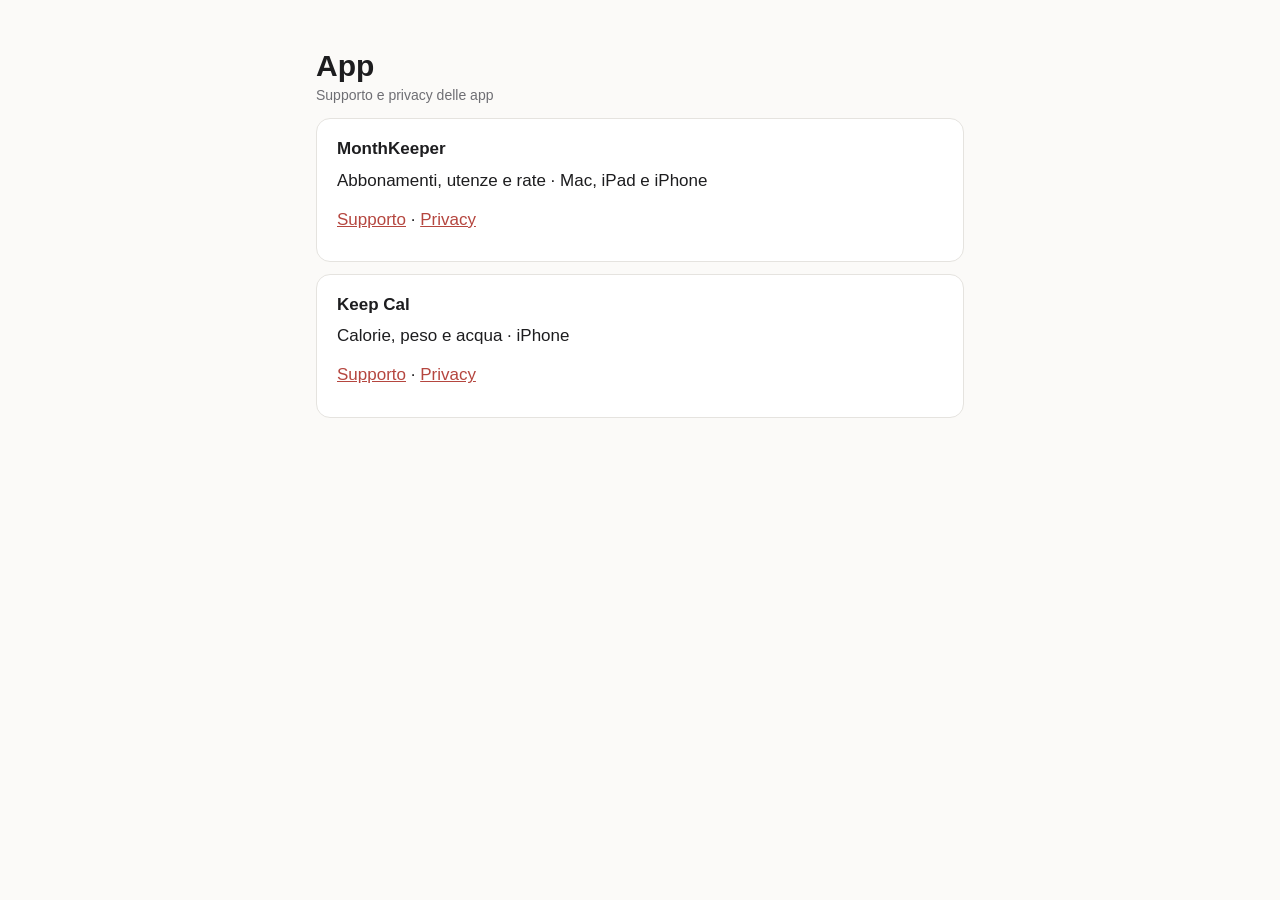
<file: index.html>
<!doctype html>
<html lang="it">
<head>
<meta charset="utf-8">
<meta name="viewport" content="width=device-width, initial-scale=1">
<title>App</title>
<link rel="stylesheet" href="style.css">
</head>
<body>
<main>
  <h1>App</h1>
  <p class="updated">Supporto e privacy delle app</p>

  <div class="card">
    <h3>MonthKeeper</h3>
    <p>Abbonamenti, utenze e rate · Mac, iPad e iPhone</p>
    <p><a href="monthkeeper/supporto/">Supporto</a> · <a href="monthkeeper/privacy/">Privacy</a></p>
  </div>

  <div class="card">
    <h3>Keep Cal</h3>
    <p>Calorie, peso e acqua · iPhone</p>
    <p><a href="keepcal/supporto/">Supporto</a> · <a href="keepcal/privacy/">Privacy</a></p>
  </div>
</main>
</body>
</html>
</file>
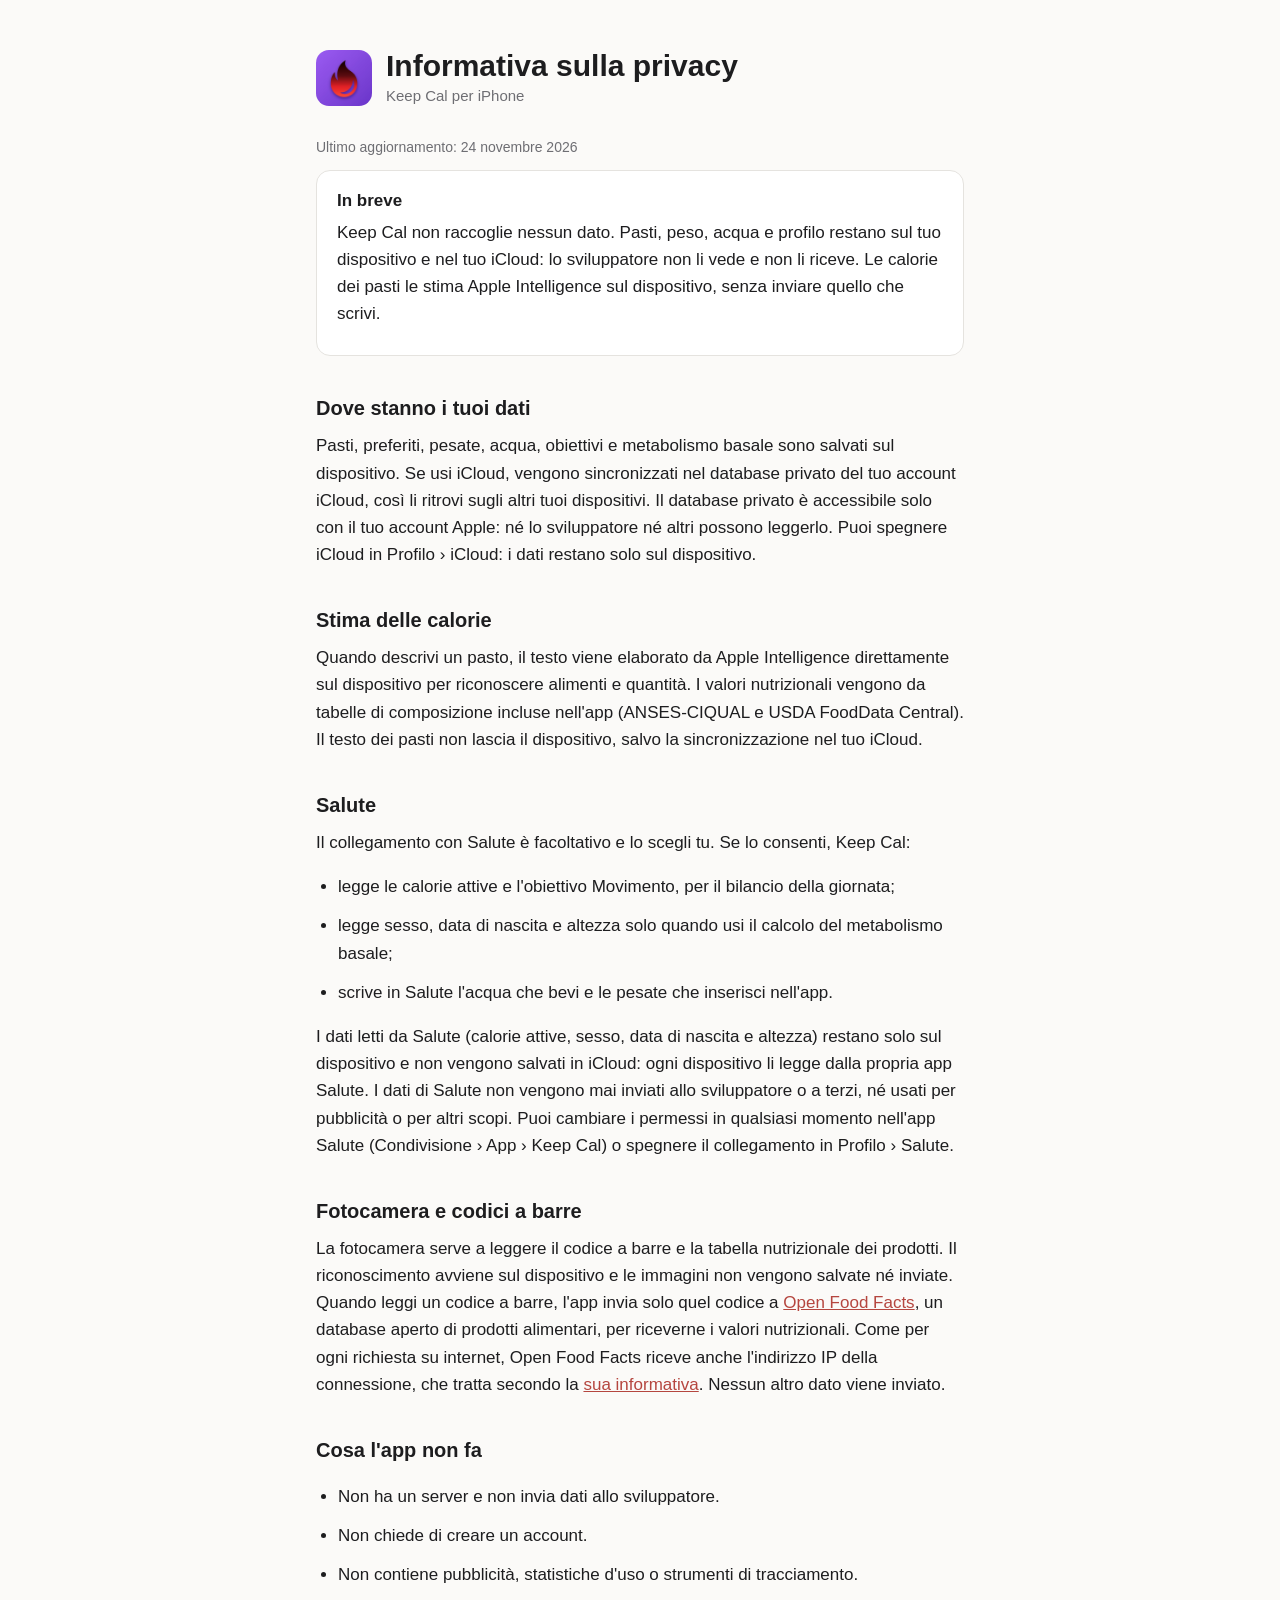
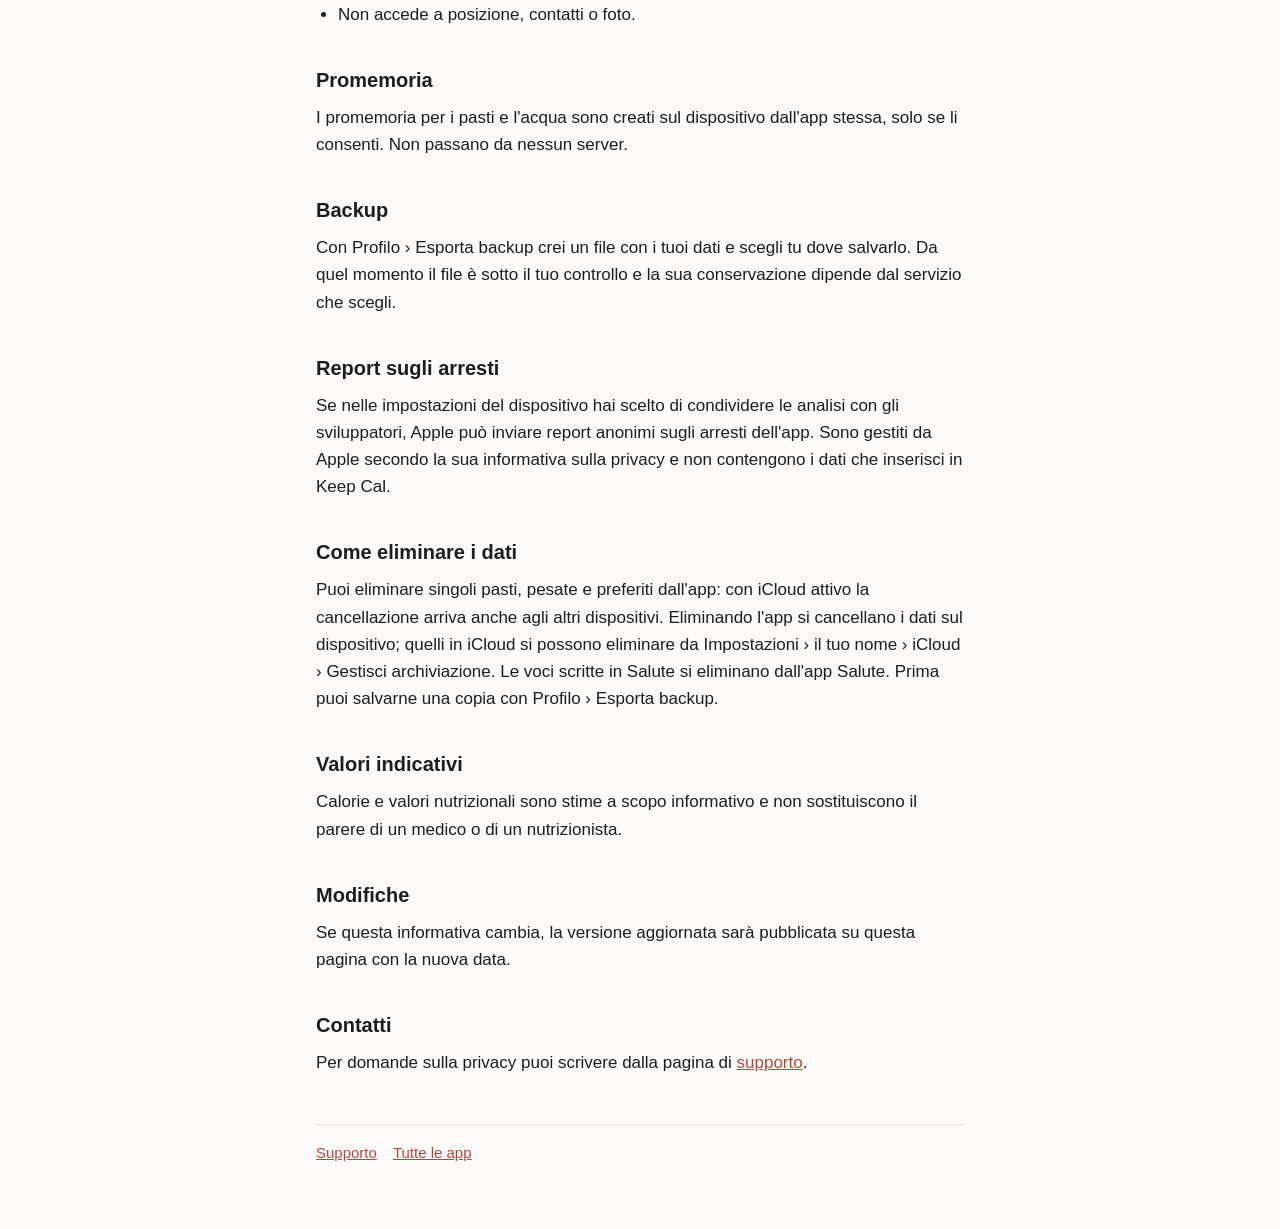
<file: keepcal/privacy/index.html>
<!doctype html>
<html lang="it">
<head>
<meta charset="utf-8">
<meta name="viewport" content="width=device-width, initial-scale=1">
<title>Keep Cal · Privacy</title>
<link rel="stylesheet" href="../../style.css">
</head>
<body>
<main>
  <header>
    <img src="../icon.png" alt="">
    <div>
      <h1>Informativa sulla privacy</h1>
      <p>Keep Cal per iPhone</p>
    </div>
  </header>

  <p class="updated">Ultimo aggiornamento: 24 novembre 2026</p>

  <div class="card">
    <h3>In breve</h3>
    <p>Keep Cal non raccoglie nessun dato. Pasti, peso, acqua e profilo restano sul tuo dispositivo e nel tuo iCloud: lo sviluppatore non li vede e non li riceve. Le calorie dei pasti le stima Apple Intelligence sul dispositivo, senza inviare quello che scrivi.</p>
  </div>

  <h2>Dove stanno i tuoi dati</h2>
  <p>Pasti, preferiti, pesate, acqua, obiettivi e metabolismo basale sono salvati sul dispositivo. Se usi iCloud, vengono sincronizzati nel database privato del tuo account iCloud, così li ritrovi sugli altri tuoi dispositivi. Il database privato è accessibile solo con il tuo account Apple: né lo sviluppatore né altri possono leggerlo. Puoi spegnere iCloud in Profilo › iCloud: i dati restano solo sul dispositivo.</p>

  <h2>Stima delle calorie</h2>
  <p>Quando descrivi un pasto, il testo viene elaborato da Apple Intelligence direttamente sul dispositivo per riconoscere alimenti e quantità. I valori nutrizionali vengono da tabelle di composizione incluse nell'app (ANSES-CIQUAL e USDA FoodData Central). Il testo dei pasti non lascia il dispositivo, salvo la sincronizzazione nel tuo iCloud.</p>

  <h2>Salute</h2>
  <p>Il collegamento con Salute è facoltativo e lo scegli tu. Se lo consenti, Keep Cal:</p>
  <ul>
    <li>legge le calorie attive e l'obiettivo Movimento, per il bilancio della giornata;</li>
    <li>legge sesso, data di nascita e altezza solo quando usi il calcolo del metabolismo basale;</li>
    <li>scrive in Salute l'acqua che bevi e le pesate che inserisci nell'app.</li>
  </ul>
  <p>I dati letti da Salute (calorie attive, sesso, data di nascita e altezza) restano solo sul dispositivo e non vengono salvati in iCloud: ogni dispositivo li legge dalla propria app Salute. I dati di Salute non vengono mai inviati allo sviluppatore o a terzi, né usati per pubblicità o per altri scopi. Puoi cambiare i permessi in qualsiasi momento nell'app Salute (Condivisione › App › Keep Cal) o spegnere il collegamento in Profilo › Salute.</p>

  <h2>Fotocamera e codici a barre</h2>
  <p>La fotocamera serve a leggere il codice a barre e la tabella nutrizionale dei prodotti. Il riconoscimento avviene sul dispositivo e le immagini non vengono salvate né inviate. Quando leggi un codice a barre, l'app invia solo quel codice a <a href="https://world.openfoodfacts.org/">Open Food Facts</a>, un database aperto di prodotti alimentari, per riceverne i valori nutrizionali. Come per ogni richiesta su internet, Open Food Facts riceve anche l'indirizzo IP della connessione, che tratta secondo la <a href="https://world.openfoodfacts.org/privacy">sua informativa</a>. Nessun altro dato viene inviato.</p>

  <h2>Cosa l'app non fa</h2>
  <ul>
    <li>Non ha un server e non invia dati allo sviluppatore.</li>
    <li>Non chiede di creare un account.</li>
    <li>Non contiene pubblicità, statistiche d'uso o strumenti di tracciamento.</li>
    <li>Non accede a posizione, contatti o foto.</li>
  </ul>

  <h2>Promemoria</h2>
  <p>I promemoria per i pasti e l'acqua sono creati sul dispositivo dall'app stessa, solo se li consenti. Non passano da nessun server.</p>

  <h2>Backup</h2>
  <p>Con Profilo › Esporta backup crei un file con i tuoi dati e scegli tu dove salvarlo. Da quel momento il file è sotto il tuo controllo e la sua conservazione dipende dal servizio che scegli.</p>

  <h2>Report sugli arresti</h2>
  <p>Se nelle impostazioni del dispositivo hai scelto di condividere le analisi con gli sviluppatori, Apple può inviare report anonimi sugli arresti dell'app. Sono gestiti da Apple secondo la sua informativa sulla privacy e non contengono i dati che inserisci in Keep Cal.</p>

  <h2>Come eliminare i dati</h2>
  <p>Puoi eliminare singoli pasti, pesate e preferiti dall'app: con iCloud attivo la cancellazione arriva anche agli altri dispositivi. Eliminando l'app si cancellano i dati sul dispositivo; quelli in iCloud si possono eliminare da Impostazioni › il tuo nome › iCloud › Gestisci archiviazione. Le voci scritte in Salute si eliminano dall'app Salute. Prima puoi salvarne una copia con Profilo › Esporta backup.</p>

  <h2>Valori indicativi</h2>
  <p>Calorie e valori nutrizionali sono stime a scopo informativo e non sostituiscono il parere di un medico o di un nutrizionista.</p>

  <h2>Modifiche</h2>
  <p>Se questa informativa cambia, la versione aggiornata sarà pubblicata su questa pagina con la nuova data.</p>

  <h2>Contatti</h2>
  <p>Per domande sulla privacy puoi scrivere dalla pagina di <a href="../supporto/">supporto</a>.</p>

  <nav><a href="../supporto/">Supporto</a><a href="../../">Tutte le app</a></nav>
</main>
</body>
</html>
</file>
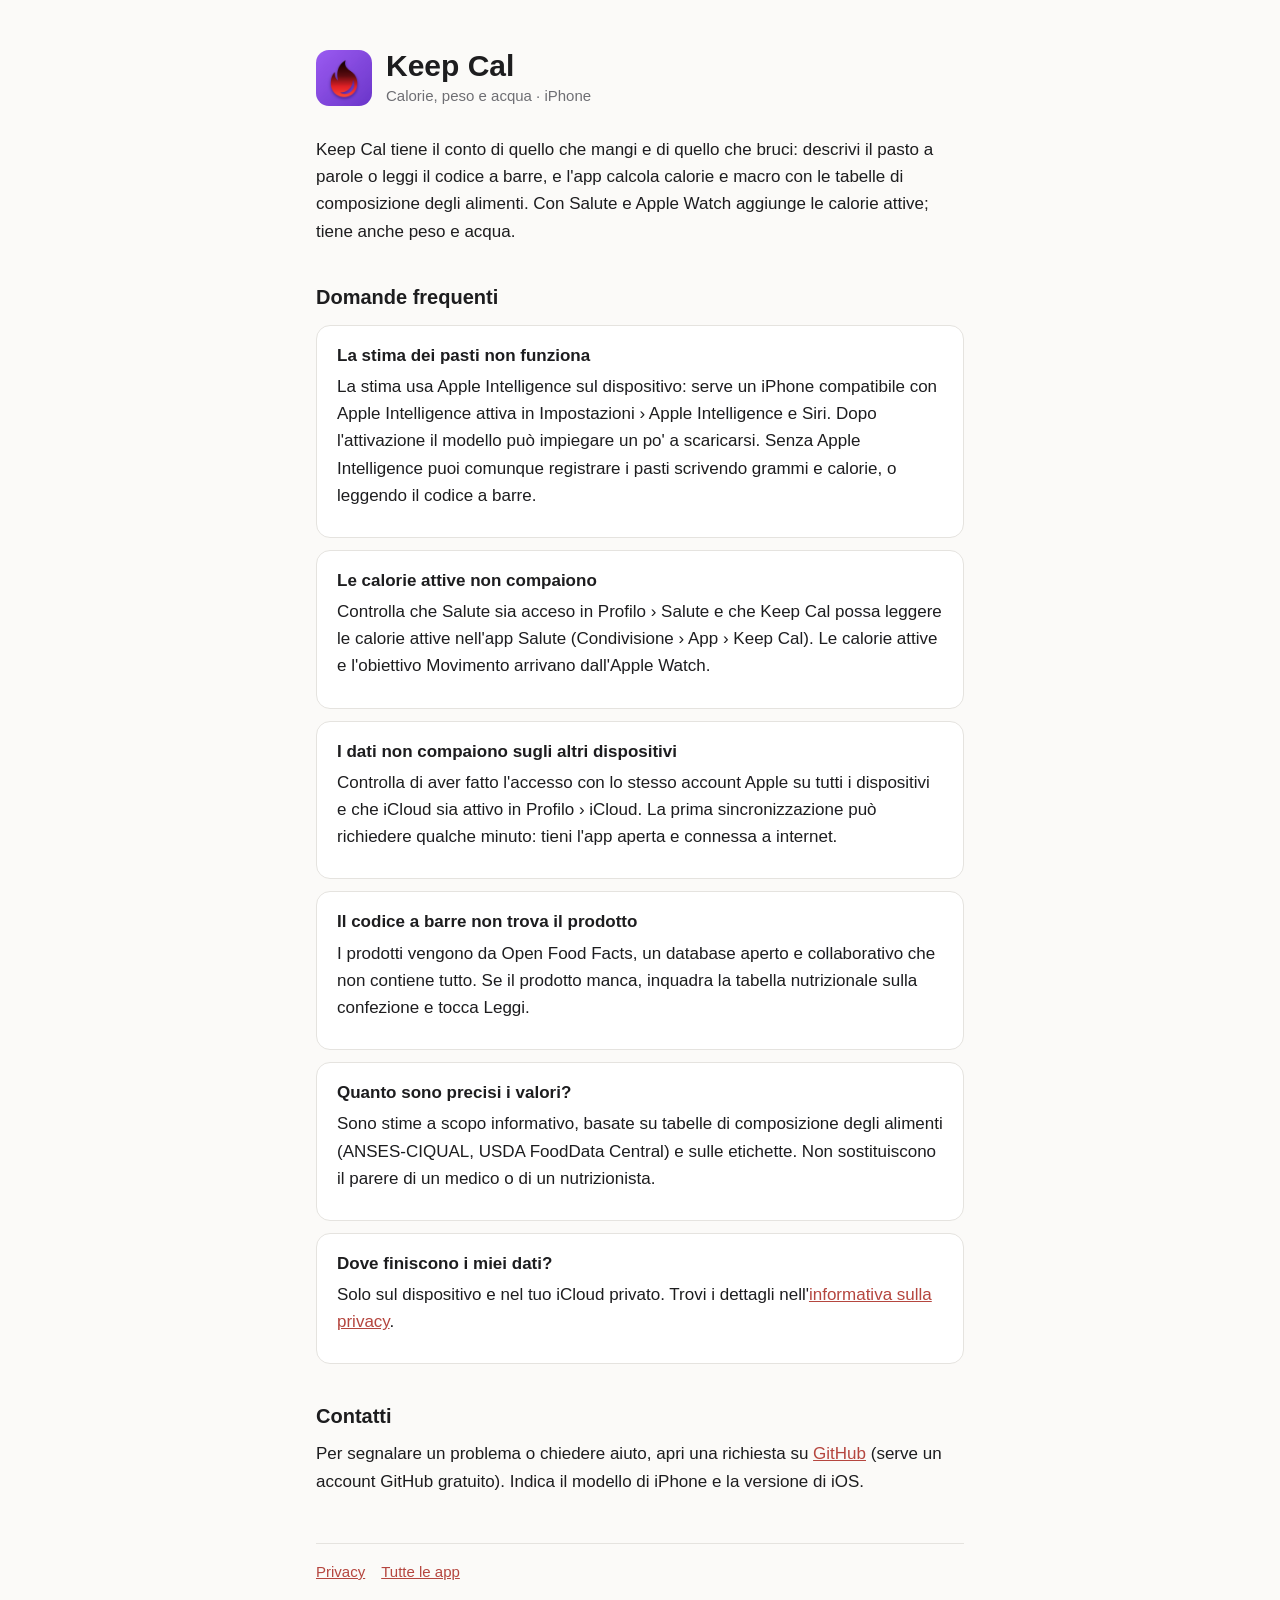
<file: keepcal/supporto/index.html>
<!doctype html>
<html lang="it">
<head>
<meta charset="utf-8">
<meta name="viewport" content="width=device-width, initial-scale=1">
<title>Keep Cal · Supporto</title>
<link rel="stylesheet" href="../../style.css">
</head>
<body>
<main>
  <header>
    <img src="../icon.png" alt="">
    <div>
      <h1>Keep Cal</h1>
      <p>Calorie, peso e acqua · iPhone</p>
    </div>
  </header>

  <p>Keep Cal tiene il conto di quello che mangi e di quello che bruci: descrivi il pasto a parole o leggi il codice a barre, e l'app calcola calorie e macro con le tabelle di composizione degli alimenti. Con Salute e Apple Watch aggiunge le calorie attive; tiene anche peso e acqua.</p>

  <h2>Domande frequenti</h2>

  <div class="card">
    <h3>La stima dei pasti non funziona</h3>
    <p>La stima usa Apple Intelligence sul dispositivo: serve un iPhone compatibile con Apple Intelligence attiva in Impostazioni › Apple Intelligence e Siri. Dopo l'attivazione il modello può impiegare un po' a scaricarsi. Senza Apple Intelligence puoi comunque registrare i pasti scrivendo grammi e calorie, o leggendo il codice a barre.</p>
  </div>

  <div class="card">
    <h3>Le calorie attive non compaiono</h3>
    <p>Controlla che Salute sia acceso in Profilo › Salute e che Keep Cal possa leggere le calorie attive nell'app Salute (Condivisione › App › Keep Cal). Le calorie attive e l'obiettivo Movimento arrivano dall'Apple Watch.</p>
  </div>

  <div class="card">
    <h3>I dati non compaiono sugli altri dispositivi</h3>
    <p>Controlla di aver fatto l'accesso con lo stesso account Apple su tutti i dispositivi e che iCloud sia attivo in Profilo › iCloud. La prima sincronizzazione può richiedere qualche minuto: tieni l'app aperta e connessa a internet.</p>
  </div>

  <div class="card">
    <h3>Il codice a barre non trova il prodotto</h3>
    <p>I prodotti vengono da Open Food Facts, un database aperto e collaborativo che non contiene tutto. Se il prodotto manca, inquadra la tabella nutrizionale sulla confezione e tocca Leggi.</p>
  </div>

  <div class="card">
    <h3>Quanto sono precisi i valori?</h3>
    <p>Sono stime a scopo informativo, basate su tabelle di composizione degli alimenti (ANSES-CIQUAL, USDA FoodData Central) e sulle etichette. Non sostituiscono il parere di un medico o di un nutrizionista.</p>
  </div>

  <div class="card">
    <h3>Dove finiscono i miei dati?</h3>
    <p>Solo sul dispositivo e nel tuo iCloud privato. Trovi i dettagli nell'<a href="../privacy/">informativa sulla privacy</a>.</p>
  </div>

  <h2>Contatti</h2>
  <p>Per segnalare un problema o chiedere aiuto, apri una richiesta su <a href="https://github.com/avuerre7/app/issues/new?title=Keep%20Cal%3A%20">GitHub</a> (serve un account GitHub gratuito). Indica il modello di iPhone e la versione di iOS.</p>

  <nav><a href="../privacy/">Privacy</a><a href="../../">Tutte le app</a></nav>
</main>
</body>
</html>
</file>
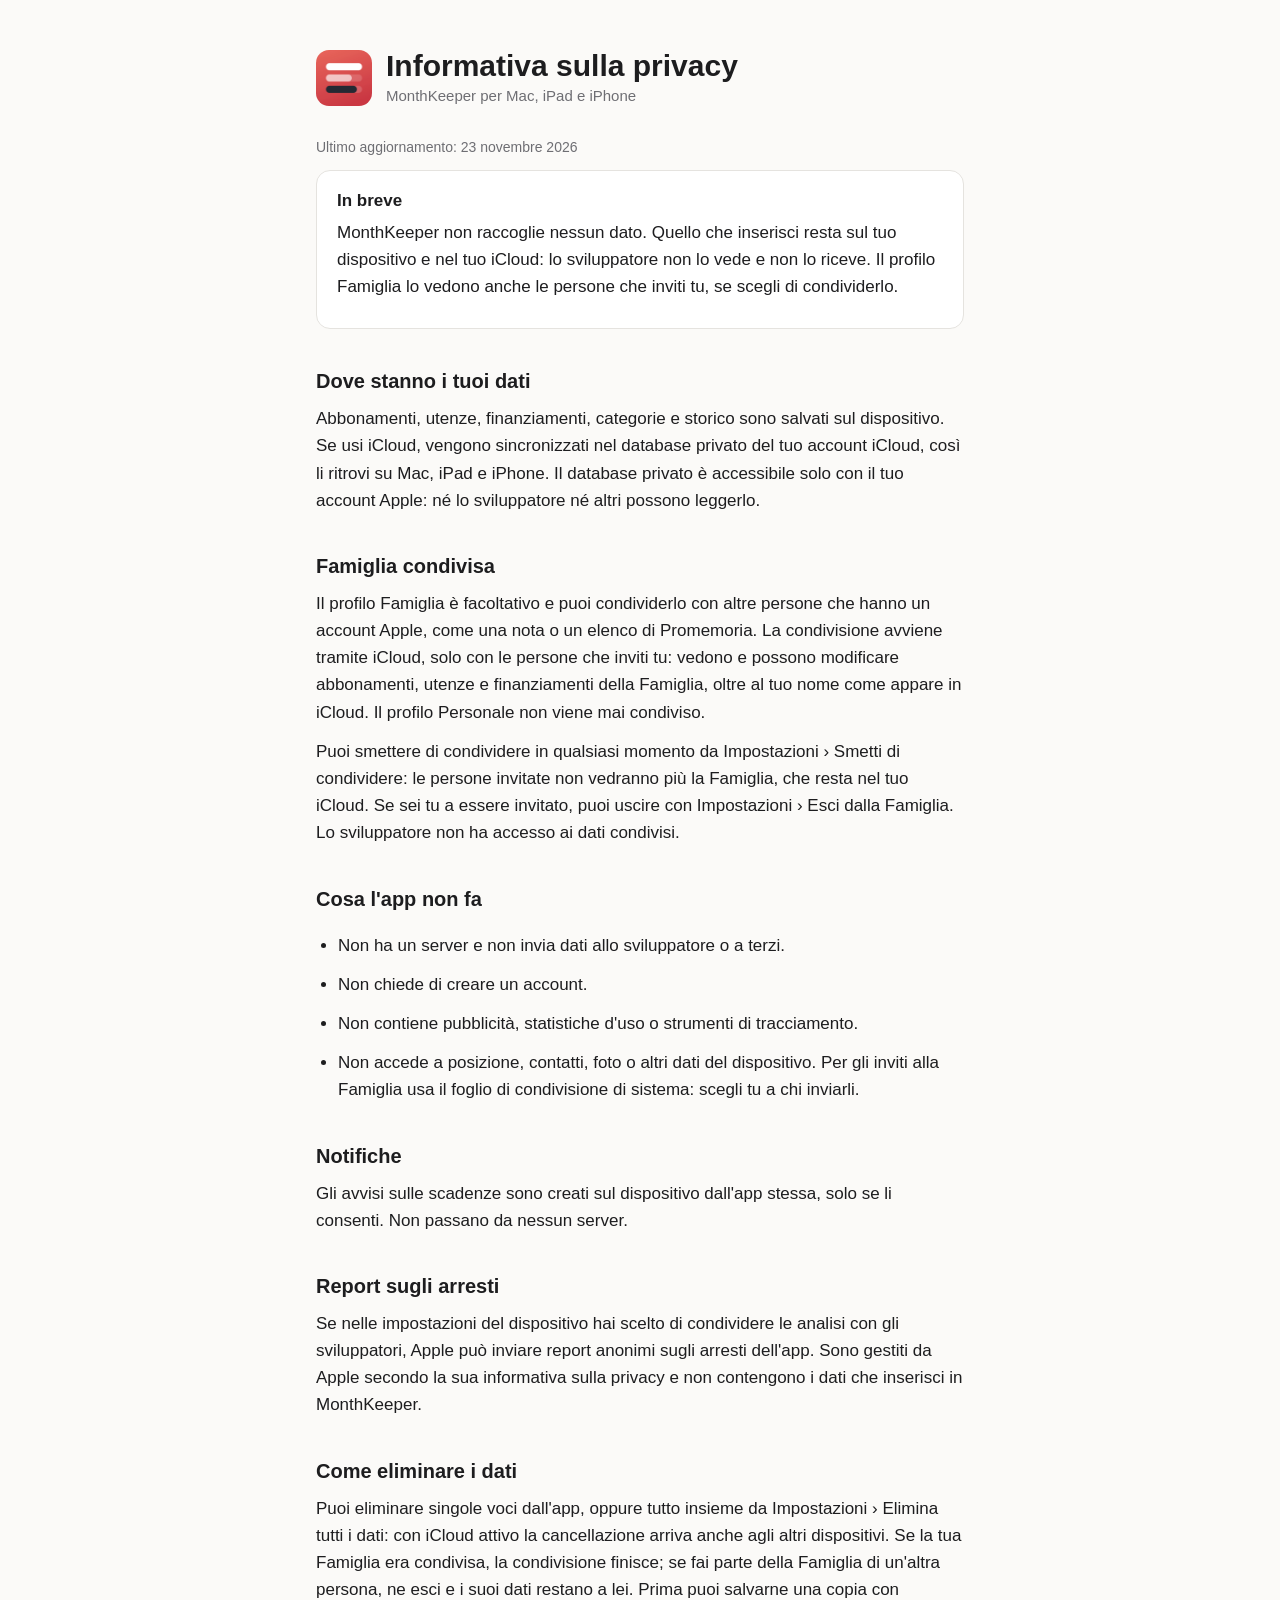
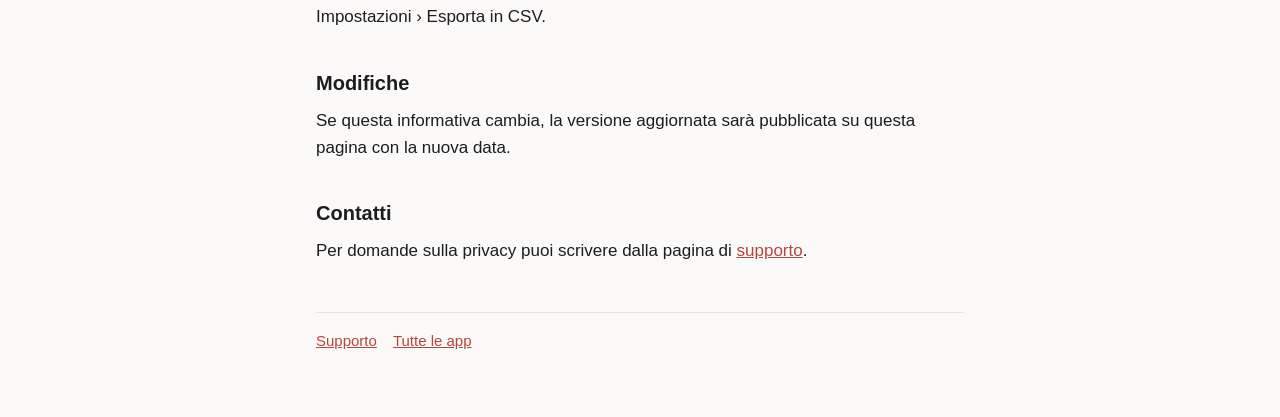
<file: monthkeeper/privacy/index.html>
<!doctype html>
<html lang="it">
<head>
<meta charset="utf-8">
<meta name="viewport" content="width=device-width, initial-scale=1">
<title>MonthKeeper · Privacy</title>
<link rel="stylesheet" href="../../style.css">
</head>
<body>
<main>
  <header>
    <img src="../icon.png" alt="">
    <div>
      <h1>Informativa sulla privacy</h1>
      <p>MonthKeeper per Mac, iPad e iPhone</p>
    </div>
  </header>

  <p class="updated">Ultimo aggiornamento: 23 novembre 2026</p>

  <div class="card">
    <h3>In breve</h3>
    <p>MonthKeeper non raccoglie nessun dato. Quello che inserisci resta sul tuo dispositivo e nel tuo iCloud: lo sviluppatore non lo vede e non lo riceve. Il profilo Famiglia lo vedono anche le persone che inviti tu, se scegli di condividerlo.</p>
  </div>

  <h2>Dove stanno i tuoi dati</h2>
  <p>Abbonamenti, utenze, finanziamenti, categorie e storico sono salvati sul dispositivo. Se usi iCloud, vengono sincronizzati nel database privato del tuo account iCloud, così li ritrovi su Mac, iPad e iPhone. Il database privato è accessibile solo con il tuo account Apple: né lo sviluppatore né altri possono leggerlo.</p>

  <h2>Famiglia condivisa</h2>
  <p>Il profilo Famiglia è facoltativo e puoi condividerlo con altre persone che hanno un account Apple, come una nota o un elenco di Promemoria. La condivisione avviene tramite iCloud, solo con le persone che inviti tu: vedono e possono modificare abbonamenti, utenze e finanziamenti della Famiglia, oltre al tuo nome come appare in iCloud. Il profilo Personale non viene mai condiviso.</p>
  <p>Puoi smettere di condividere in qualsiasi momento da Impostazioni › Smetti di condividere: le persone invitate non vedranno più la Famiglia, che resta nel tuo iCloud. Se sei tu a essere invitato, puoi uscire con Impostazioni › Esci dalla Famiglia. Lo sviluppatore non ha accesso ai dati condivisi.</p>

  <h2>Cosa l'app non fa</h2>
  <ul>
    <li>Non ha un server e non invia dati allo sviluppatore o a terzi.</li>
    <li>Non chiede di creare un account.</li>
    <li>Non contiene pubblicità, statistiche d'uso o strumenti di tracciamento.</li>
    <li>Non accede a posizione, contatti, foto o altri dati del dispositivo. Per gli inviti alla Famiglia usa il foglio di condivisione di sistema: scegli tu a chi inviarli.</li>
  </ul>

  <h2>Notifiche</h2>
  <p>Gli avvisi sulle scadenze sono creati sul dispositivo dall'app stessa, solo se li consenti. Non passano da nessun server.</p>

  <h2>Report sugli arresti</h2>
  <p>Se nelle impostazioni del dispositivo hai scelto di condividere le analisi con gli sviluppatori, Apple può inviare report anonimi sugli arresti dell'app. Sono gestiti da Apple secondo la sua informativa sulla privacy e non contengono i dati che inserisci in MonthKeeper.</p>

  <h2>Come eliminare i dati</h2>
  <p>Puoi eliminare singole voci dall'app, oppure tutto insieme da Impostazioni › Elimina tutti i dati: con iCloud attivo la cancellazione arriva anche agli altri dispositivi. Se la tua Famiglia era condivisa, la condivisione finisce; se fai parte della Famiglia di un'altra persona, ne esci e i suoi dati restano a lei. Prima puoi salvarne una copia con Impostazioni › Esporta in CSV.</p>

  <h2>Modifiche</h2>
  <p>Se questa informativa cambia, la versione aggiornata sarà pubblicata su questa pagina con la nuova data.</p>

  <h2>Contatti</h2>
  <p>Per domande sulla privacy puoi scrivere dalla pagina di <a href="../supporto/">supporto</a>.</p>

  <nav><a href="../supporto/">Supporto</a><a href="../../">Tutte le app</a></nav>
</main>
</body>
</html>
</file>
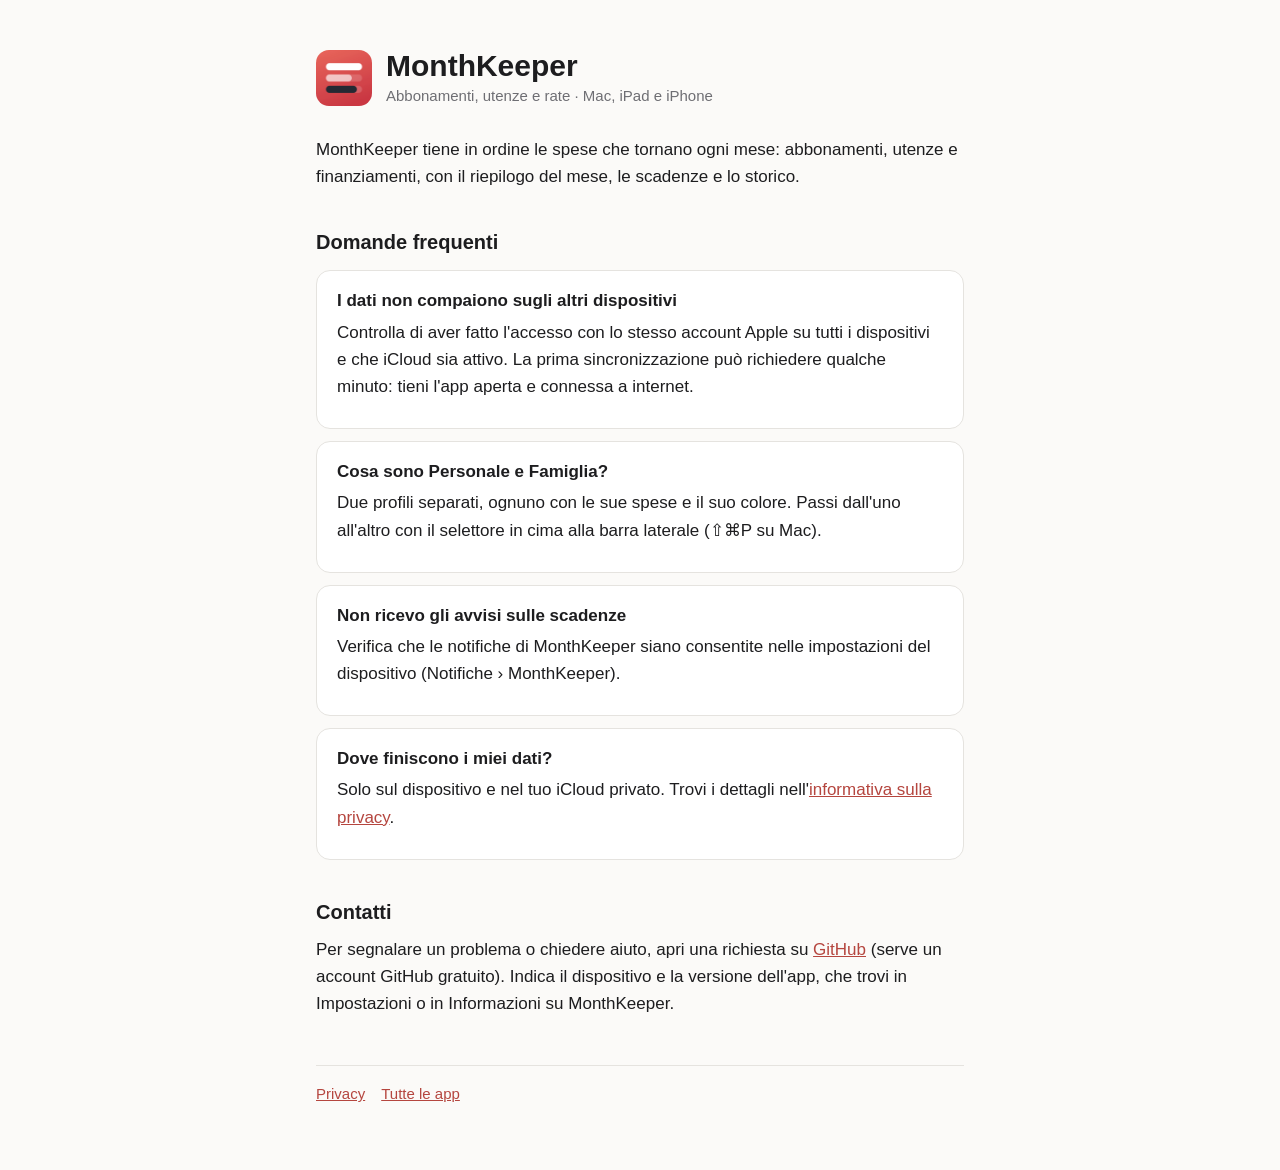
<file: monthkeeper/supporto/index.html>
<!doctype html>
<html lang="it">
<head>
<meta charset="utf-8">
<meta name="viewport" content="width=device-width, initial-scale=1">
<title>MonthKeeper · Supporto</title>
<link rel="stylesheet" href="../../style.css">
</head>
<body>
<main>
  <header>
    <img src="../icon.png" alt="">
    <div>
      <h1>MonthKeeper</h1>
      <p>Abbonamenti, utenze e rate · Mac, iPad e iPhone</p>
    </div>
  </header>

  <p>MonthKeeper tiene in ordine le spese che tornano ogni mese: abbonamenti, utenze e finanziamenti, con il riepilogo del mese, le scadenze e lo storico.</p>

  <h2>Domande frequenti</h2>

  <div class="card">
    <h3>I dati non compaiono sugli altri dispositivi</h3>
    <p>Controlla di aver fatto l'accesso con lo stesso account Apple su tutti i dispositivi e che iCloud sia attivo. La prima sincronizzazione può richiedere qualche minuto: tieni l'app aperta e connessa a internet.</p>
  </div>

  <div class="card">
    <h3>Cosa sono Personale e Famiglia?</h3>
    <p>Due profili separati, ognuno con le sue spese e il suo colore. Passi dall'uno all'altro con il selettore in cima alla barra laterale (⇧⌘P su Mac).</p>
  </div>

  <div class="card">
    <h3>Non ricevo gli avvisi sulle scadenze</h3>
    <p>Verifica che le notifiche di MonthKeeper siano consentite nelle impostazioni del dispositivo (Notifiche › MonthKeeper).</p>
  </div>

  <div class="card">
    <h3>Dove finiscono i miei dati?</h3>
    <p>Solo sul dispositivo e nel tuo iCloud privato. Trovi i dettagli nell'<a href="../privacy/">informativa sulla privacy</a>.</p>
  </div>

  <h2>Contatti</h2>
  <p>Per segnalare un problema o chiedere aiuto, apri una richiesta su <a href="https://github.com/avuerre7/app/issues/new?title=MonthKeeper%3A%20">GitHub</a> (serve un account GitHub gratuito). Indica il dispositivo e la versione dell'app, che trovi in Impostazioni o in Informazioni su MonthKeeper.</p>

  <nav><a href="../privacy/">Privacy</a><a href="../../">Tutte le app</a></nav>
</main>
</body>
</html>
</file>
<file: style.css>
:root {
  --bg: #fbfaf8;
  --text: #1d1d1f;
  --muted: #6e6e73;
  --line: #e5e3df;
  --accent: #b5463f;
  --card: #ffffff;
}
@media (prefers-color-scheme: dark) {
  :root {
    --bg: #161617;
    --text: #f2f2f4;
    --muted: #a1a1a6;
    --line: #2e2e30;
    --accent: #e0726a;
    --card: #1f1f21;
  }
}
* { box-sizing: border-box; }
body {
  margin: 0;
  background: var(--bg);
  color: var(--text);
  font: 17px/1.6 -apple-system, BlinkMacSystemFont, "SF Pro Text", "Helvetica Neue", Arial, sans-serif;
  -webkit-text-size-adjust: 100%;
}
main { max-width: 680px; margin: 0 auto; padding: 48px 16px 64px; }
header { display: flex; align-items: center; gap: 14px; margin-bottom: 28px; }
header img { width: 56px; height: 56px; border-radius: 13px; }
header p { margin: 0; color: var(--muted); font-size: 15px; }
h1 { font-size: 30px; line-height: 1.2; margin: 0; }
h2 { font-size: 20px; margin: 36px 0 8px; }
h3 { font-size: 17px; margin: 22px 0 4px; }
p, li { margin: 0 0 12px; }
ul { padding-left: 22px; }
a { color: var(--accent); }
.card {
  background: var(--card);
  border: 1px solid var(--line);
  border-radius: 14px;
  padding: 16px 20px;
  margin: 12px 0;
}
.card h3 { margin-top: 0; }
.updated { color: var(--muted); font-size: 14px; }
nav { margin-top: 48px; padding-top: 16px; border-top: 1px solid var(--line); font-size: 15px; color: var(--muted); }
nav a { margin-right: 16px; }
</file>
